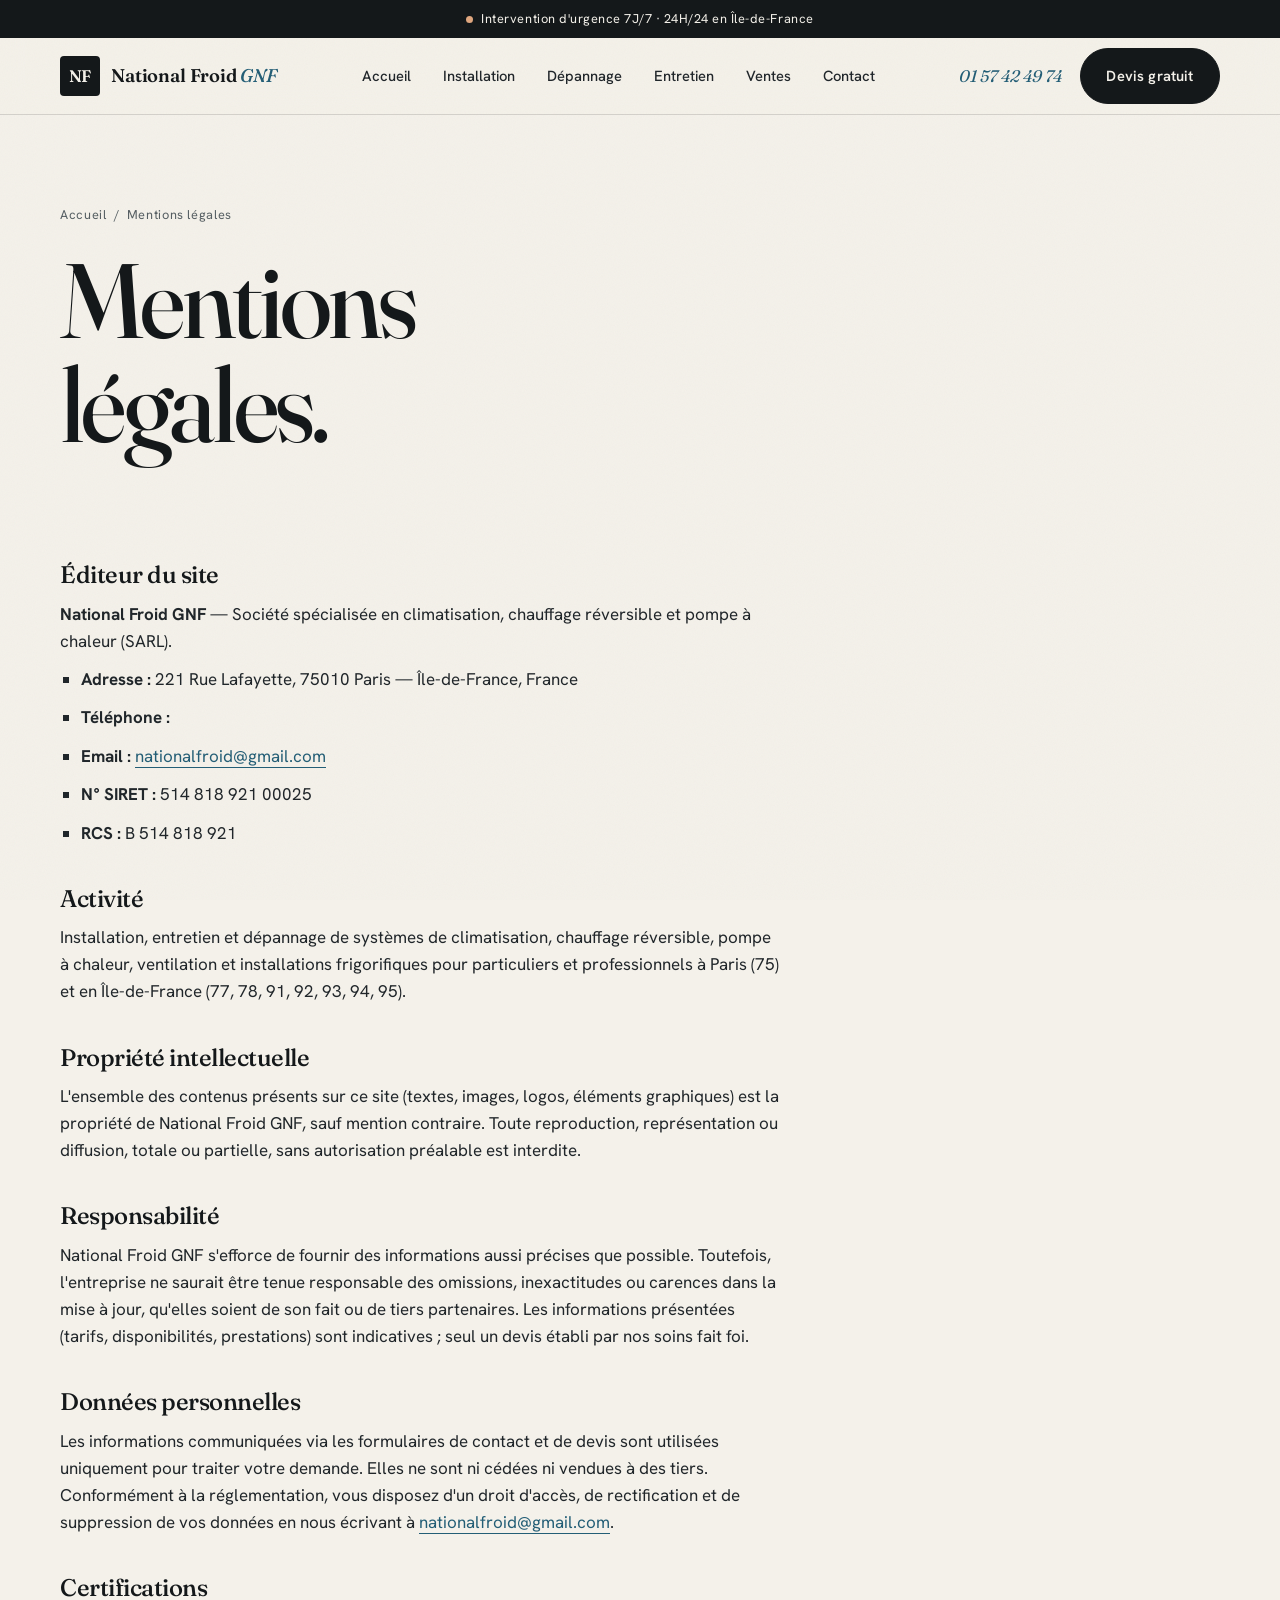
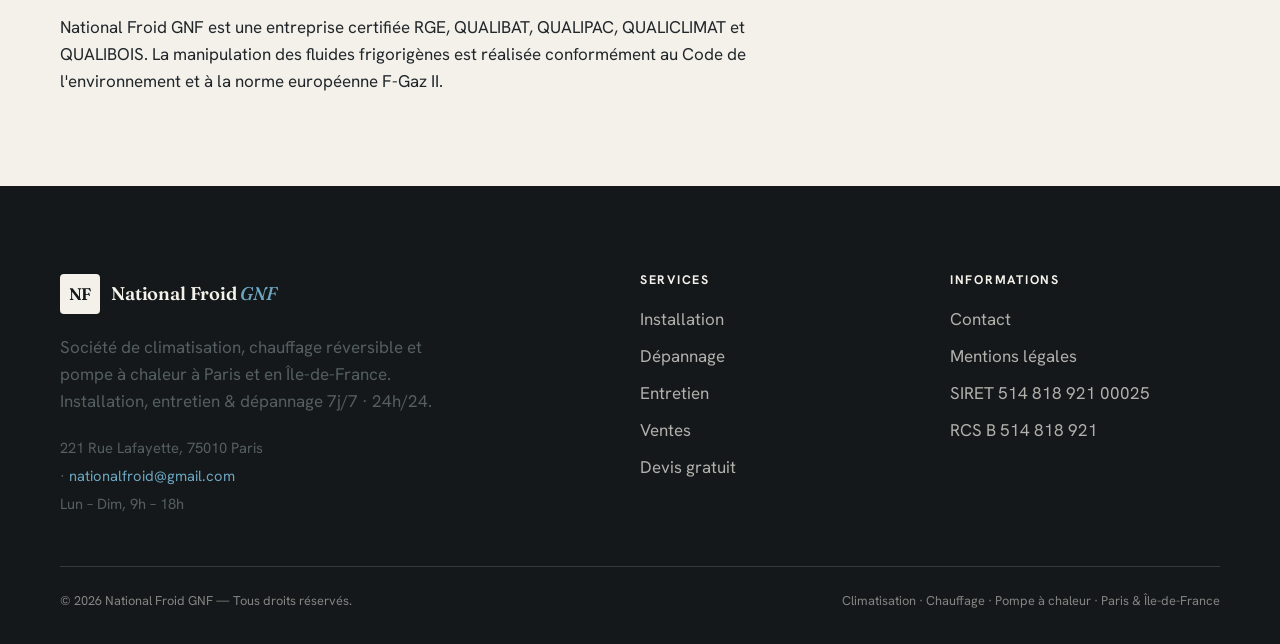
<file: mentions-legales.html>
<!DOCTYPE html>
<html lang="fr">
<head>
  <meta charset="UTF-8" />
  <meta name="viewport" content="width=device-width, initial-scale=1.0" />
  <title>Mentions légales — National Froid GNF</title>
  <meta name="description" content="Mentions légales de National Froid GNF, société de climatisation à Paris : raison sociale, SIRET, RCS, coordonnées et responsabilité." />
  <meta name="robots" content="noindex, follow" />
  <meta name="theme-color" content="#14181A" />
  <link rel="icon" type="image/svg+xml" href="images/favicon.svg" />
  <link rel="preconnect" href="https://fonts.googleapis.com" />
  <link rel="preconnect" href="https://fonts.gstatic.com" crossorigin />
  <link href="https://fonts.googleapis.com/css2?family=Fraunces:ital,opsz,wght@0,9..144,400;0,9..144,500;0,9..144,600;1,9..144,400;1,9..144,500&family=Hanken+Grotesk:wght@400;500;600;700;800&display=swap" rel="stylesheet" />
  <link rel="stylesheet" href="css/style.css" />
</head>
<body>

<a class="skip-link" href="#contenu">Aller au contenu</a>

  <!-- Navigation -->
  <header class="nav-bar">
    <div class="announce-bar">
      <div class="wrap">
        <span><span class="dot"></span>Intervention d'urgence 7J/7 · 24H/24 en Île-de-France</span>
      </div>
    </div>
    <div class="wrap nav-inner">
      <a class="brand" href="index.html" aria-label="National Froid GNF — accueil">
        <span class="brand-badge">NF</span>
        <span class="brand-word">National&nbsp;Froid <em>GNF</em></span>
      </a>
      <nav class="nav-links" aria-label="Navigation principale">
        <a href="index.html#accueil">Accueil</a>
        <a href="index.html#installation">Installation</a>
        <a href="index.html#depannage">Dépannage</a>
        <a href="index.html#entretien">Entretien</a>
        <a href="index.html#ventes">Ventes</a>
        <a href="index.html#contact">Contact</a>
      </nav>
      <div class="nav-end">
        <a class="phone-link" href="tel:0157424974">01 57 42 49 74</a>
        <a class="btn btn-solid" href="index.html#contact">Devis gratuit</a>
        <button class="nav-toggle" aria-label="Ouvrir le menu" aria-expanded="false"><span></span><span></span><span></span></button>
      </div>
    </div>
  </header>

  <main id="contenu">

  <section class="phead">
    <div class="wrap">
      <div class="crumb"><a href="index.html">Accueil</a> &nbsp;/&nbsp; Mentions légales</div>
      <h1 class="display">Mentions<br />légales.</h1>
    </div>
  </section>

  <section class="block-sm" style="padding-top:0;">
    <div class="wrap">
      <div class="prose reveal">
        <h2>Éditeur du site</h2>
        <p><strong>National Froid GNF</strong> — Société spécialisée en climatisation, chauffage réversible et pompe à chaleur (SARL).</p>
        <ul>
          <li><strong>Adresse :</strong> 221 Rue Lafayette, 75010 Paris — Île-de-France, France</li>
          <li><strong>Téléphone :</strong> </li>
          <li><strong>Email :</strong> <a href="mailto:nationalfroid@gmail.com">nationalfroid@gmail.com</a></li>
          <li><strong>N° SIRET :</strong> 514 818 921 00025</li>
          <li><strong>RCS :</strong> B 514 818 921</li>
        </ul>

        <h2>Activité</h2>
        <p>Installation, entretien et dépannage de systèmes de climatisation, chauffage réversible, pompe à chaleur, ventilation et installations frigorifiques pour particuliers et professionnels à Paris (75) et en Île-de-France (77, 78, 91, 92, 93, 94, 95).</p>

        <h2>Propriété intellectuelle</h2>
        <p>L'ensemble des contenus présents sur ce site (textes, images, logos, éléments graphiques) est la propriété de National Froid GNF, sauf mention contraire. Toute reproduction, représentation ou diffusion, totale ou partielle, sans autorisation préalable est interdite.</p>

        <h2>Responsabilité</h2>
        <p>National Froid GNF s'efforce de fournir des informations aussi précises que possible. Toutefois, l'entreprise ne saurait être tenue responsable des omissions, inexactitudes ou carences dans la mise à jour, qu'elles soient de son fait ou de tiers partenaires. Les informations présentées (tarifs, disponibilités, prestations) sont indicatives ; seul un devis établi par nos soins fait foi.</p>

        <h2>Données personnelles</h2>
        <p>Les informations communiquées via les formulaires de contact et de devis sont utilisées uniquement pour traiter votre demande. Elles ne sont ni cédées ni vendues à des tiers. Conformément à la réglementation, vous disposez d'un droit d'accès, de rectification et de suppression de vos données en nous écrivant à <a href="mailto:nationalfroid@gmail.com">nationalfroid@gmail.com</a>.</p>

        <h2>Certifications</h2>
        <p>National Froid GNF est une entreprise certifiée RGE, QUALIBAT, QUALIPAC, QUALICLIMAT et QUALIBOIS. La manipulation des fluides frigorigènes est réalisée conformément au Code de l'environnement et à la norme européenne F-Gaz II.</p>
      </div>
    </div>
  </section>

  </main>

  <footer class="foot"><div class="wrap">
    <div class="foot-top">
      <div>
        <a class="brand" href="index.html"><span class="brand-badge">NF</span><span class="brand-word">National&nbsp;Froid <em>GNF</em></span></a>
        <p class="blurb">Société de climatisation, chauffage réversible et pompe à chaleur à Paris et en Île-de-France. Installation, entretien &amp; dépannage 7j/7 · 24h/24.</p>
        <p class="coords">221 Rue Lafayette, 75010 Paris<br /> · <a href="mailto:nationalfroid@gmail.com">nationalfroid@gmail.com</a><br />Lun – Dim, 9h – 18h</p>
      </div>
      <div><h4>Services</h4><ul><li><a href="index.html#installation">Installation</a></li><li><a href="index.html#depannage">Dépannage</a></li><li><a href="index.html#entretien">Entretien</a></li><li><a href="index.html#ventes">Ventes</a></li><li><a href="index.html#contact">Devis gratuit</a></li></ul></div>
      <div><h4>Informations</h4><ul><li><a href="index.html#contact">Contact</a></li><li><a href="mentions-legales.html">Mentions légales</a></li><li>SIRET 514 818 921 00025</li><li>RCS B 514 818 921</li></ul></div>
    </div>
    <div class="foot-bottom"><span>© <span data-year>2026</span> National Froid GNF — Tous droits réservés.</span><span>Climatisation · Chauffage · Pompe à chaleur · Paris &amp; Île-de-France</span></div>
  </div></footer>

  <script src="js/main.js"></script>
</body>
</html>
</file>
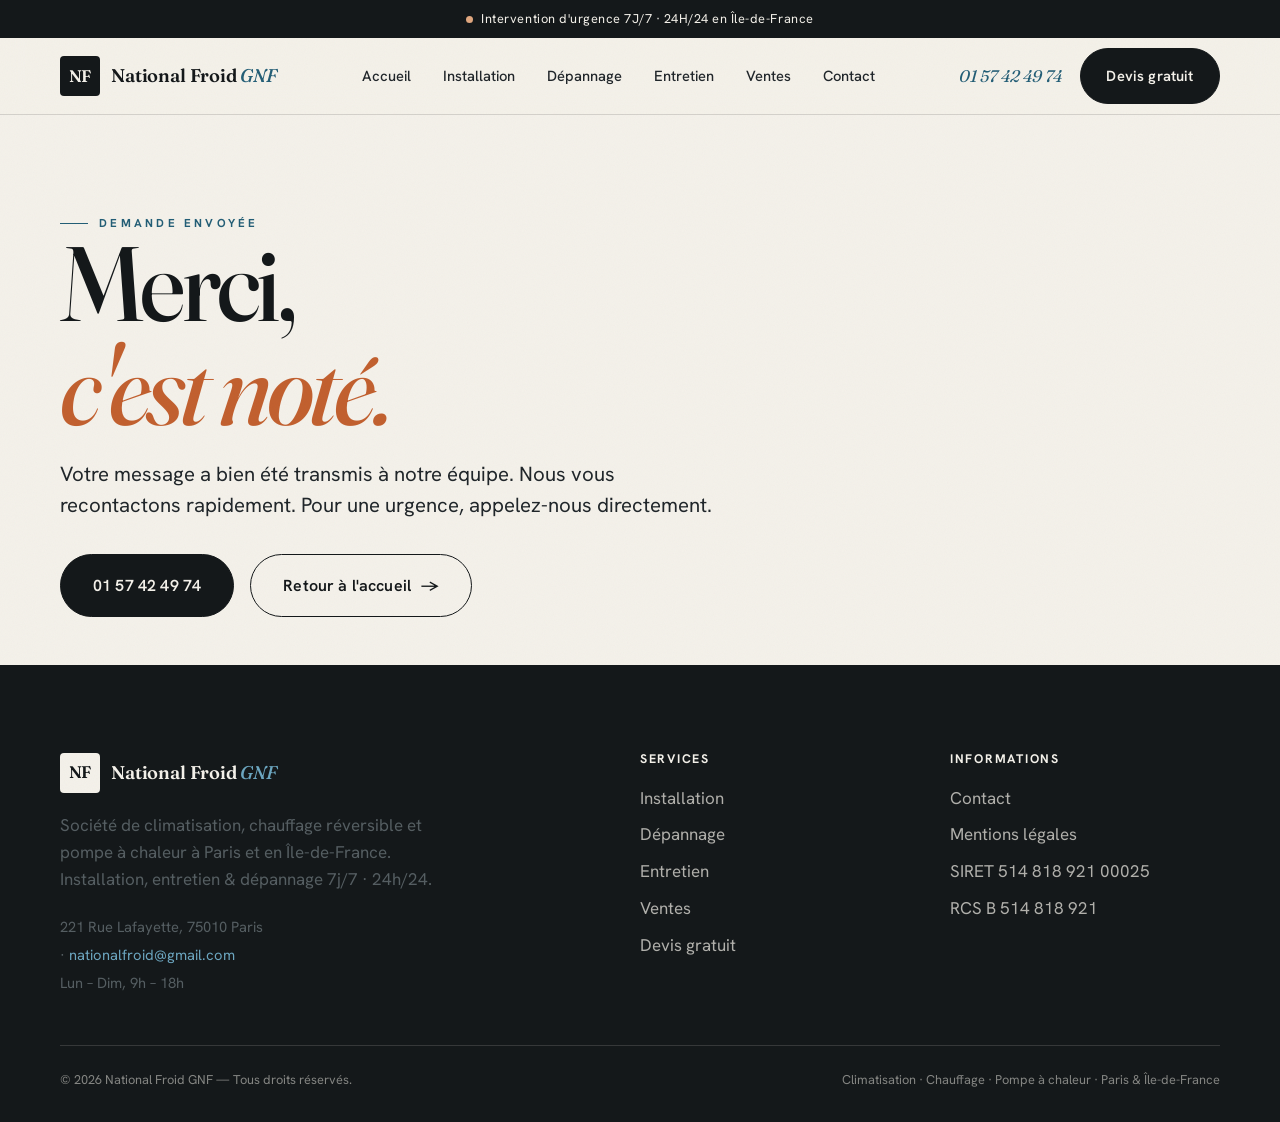
<file: merci.html>
<!DOCTYPE html>
<html lang="fr">
<head>
  <meta charset="UTF-8" />
  <meta name="viewport" content="width=device-width, initial-scale=1.0" />
  <title>Merci — National Froid GNF</title>
  <meta name="description" content="Votre demande a bien été envoyée à National Froid GNF. Nous vous recontactons rapidement." />
  <meta name="robots" content="noindex, follow" />
  <meta name="theme-color" content="#14181A" />
  <link rel="icon" type="image/svg+xml" href="images/favicon.svg" />
  <link rel="preconnect" href="https://fonts.googleapis.com" />
  <link rel="preconnect" href="https://fonts.gstatic.com" crossorigin />
  <link href="https://fonts.googleapis.com/css2?family=Fraunces:ital,opsz,wght@0,9..144,400;0,9..144,500;0,9..144,600;1,9..144,400;1,9..144,500&family=Hanken+Grotesk:wght@400;500;600;700;800&display=swap" rel="stylesheet" />
  <link rel="stylesheet" href="css/style.css" />
</head>
<body>

<a class="skip-link" href="#contenu">Aller au contenu</a>

  <!-- Navigation -->
  <header class="nav-bar">
    <div class="announce-bar">
      <div class="wrap">
        <span><span class="dot"></span>Intervention d'urgence 7J/7 · 24H/24 en Île-de-France</span>
      </div>
    </div>
    <div class="wrap nav-inner">
      <a class="brand" href="index.html" aria-label="National Froid GNF — accueil">
        <span class="brand-badge">NF</span>
        <span class="brand-word">National&nbsp;Froid <em>GNF</em></span>
      </a>
      <nav class="nav-links" aria-label="Navigation principale">
        <a href="index.html#accueil">Accueil</a>
        <a href="index.html#installation">Installation</a>
        <a href="index.html#depannage">Dépannage</a>
        <a href="index.html#entretien">Entretien</a>
        <a href="index.html#ventes">Ventes</a>
        <a href="index.html#contact">Contact</a>
      </nav>
      <div class="nav-end">
        <a class="phone-link" href="tel:0157424974">01 57 42 49 74</a>
        <a class="btn btn-solid" href="index.html#contact">Devis gratuit</a>
        <button class="nav-toggle" aria-label="Ouvrir le menu" aria-expanded="false"><span></span><span></span><span></span></button>
      </div>
    </div>
  </header>

  <main id="contenu">

  <section class="phead">
    <div class="wrap">
      <span class="kicker">Demande envoyée</span>
      <h1 class="display">Merci,<br /><em class="accent">c'est noté.</em></h1>
      <p class="lead tight" style="margin-top:1.2rem;">Votre message a bien été transmis à notre équipe. Nous vous recontactons rapidement. Pour une urgence, appelez-nous directement.</p>
      <div class="cta-row" style="display:flex;gap:1rem;flex-wrap:wrap;margin-top:2rem;">
        <a class="btn btn-solid btn-lg" href="tel:0157424974">01 57 42 49 74</a>
        <a class="btn btn-lg" href="index.html">Retour à l'accueil <span class="arr">→</span></a>
      </div>
    </div>
  </section>

  </main>

  <footer class="foot"><div class="wrap">
    <div class="foot-top">
      <div>
        <a class="brand" href="index.html"><span class="brand-badge">NF</span><span class="brand-word">National&nbsp;Froid <em>GNF</em></span></a>
        <p class="blurb">Société de climatisation, chauffage réversible et pompe à chaleur à Paris et en Île-de-France. Installation, entretien &amp; dépannage 7j/7 · 24h/24.</p>
        <p class="coords">221 Rue Lafayette, 75010 Paris<br /> · <a href="mailto:nationalfroid@gmail.com">nationalfroid@gmail.com</a><br />Lun – Dim, 9h – 18h</p>
      </div>
      <div><h4>Services</h4><ul><li><a href="index.html#installation">Installation</a></li><li><a href="index.html#depannage">Dépannage</a></li><li><a href="index.html#entretien">Entretien</a></li><li><a href="index.html#ventes">Ventes</a></li><li><a href="index.html#contact">Devis gratuit</a></li></ul></div>
      <div><h4>Informations</h4><ul><li><a href="index.html#contact">Contact</a></li><li><a href="mentions-legales.html">Mentions légales</a></li><li>SIRET 514 818 921 00025</li><li>RCS B 514 818 921</li></ul></div>
    </div>
    <div class="foot-bottom"><span>© <span data-year>2026</span> National Froid GNF — Tous droits réservés.</span><span>Climatisation · Chauffage · Pompe à chaleur · Paris &amp; Île-de-France</span></div>
  </div></footer>

  <script src="js/main.js"></script>
</body>
</html>
</file>
<file: css/style.css>
/* ============================================================
   National Froid GNF — Design system « Éditorial Parisien »
   Direction : froid & chaud · papier crème · encre profonde
   Typo : Fraunces (display) × Hanken Grotesk (texte)
   ============================================================ */

/* ---------- Tokens ---------- */
:root {
  /* Couleurs */
  --paper:       #F4F1EA;   /* fond bone / papier chaud */
  --paper-2:     #EBE6D9;   /* panneau légèrement plus profond */
  --paper-3:     #E2DCCB;
  --ink:         #14181A;   /* presque noir, nuance froide */
  --ink-2:       #20262A;
  --ink-soft:    #555E62;   /* texte secondaire */
  --frost:       #235E76;   /* bleu glacier profond (froid) */
  --frost-bright:#6CA6C0;
  --ember:       #C2602F;   /* terracotta (chaud) */
  --ember-soft:  #E0A77F;
  --line:        rgba(20,24,26,.14);
  --line-soft:   rgba(20,24,26,.08);

  /* Typo */
  --display: 'Fraunces', Georgia, 'Times New Roman', serif;
  --sans: 'Hanken Grotesk', -apple-system, BlinkMacSystemFont, sans-serif;

  /* Mesures */
  --wrap: 1240px;
  --gut: clamp(1.25rem, 4vw, 2.5rem);
  --block: clamp(4.5rem, 11vw, 9rem);
  --radius: 4px;

  --shadow-soft: 0 1px 2px rgba(20,24,26,.05), 0 18px 40px -24px rgba(20,24,26,.35);
  --shadow-img: 0 30px 60px -30px rgba(20,24,26,.5);
}

/* ---------- Reset ---------- */
*, *::before, *::after { box-sizing: border-box; margin: 0; padding: 0; }
html { scroll-behavior: smooth; -webkit-text-size-adjust: 100%; }
body {
  font-family: var(--sans);
  background: var(--paper);
  color: var(--ink);
  line-height: 1.6;
  font-size: 17px;
  font-weight: 400;
  -webkit-font-smoothing: antialiased;
  text-rendering: optimizeLegibility;
  overflow-x: hidden;
}
img { display: block; max-width: 100%; }
a { color: inherit; text-decoration: none; }
ul { list-style: none; }
button { font: inherit; cursor: pointer; }

/* Lien d'évitement (accessibilité clavier) */
.skip-link {
  position: absolute; left: -9999px; top: 0; z-index: 300;
  background: var(--ink); color: var(--paper);
  padding: .8rem 1.4rem; font-weight: 600; border-radius: 0 0 var(--radius) 0;
}
.skip-link:focus { left: 0; }

/* Grain global subtil */
body::before {
  content: "";
  position: fixed; inset: 0; z-index: 9999; pointer-events: none;
  opacity: .04; mix-blend-mode: multiply;
  background-image: url("data:image/svg+xml,%3Csvg xmlns='http://www.w3.org/2000/svg' width='160' height='160'%3E%3Cfilter id='n'%3E%3CfeTurbulence type='fractalNoise' baseFrequency='0.9' numOctaves='3' stitchTiles='stitch'/%3E%3C/filter%3E%3Crect width='100%25' height='100%25' filter='url(%23n)'/%3E%3C/svg%3E");
}

/* ---------- Typographie ---------- */
h1, h2, h3, h4 {
  font-family: var(--display);
  font-weight: 500;
  line-height: 1.02;
  letter-spacing: -.02em;
  color: var(--ink);
  font-optical-sizing: auto;
}
.display {
  font-size: clamp(2.7rem, 8.5vw, 6.6rem);
  font-weight: 460;
  line-height: .98;
  letter-spacing: -.035em;
}
h1 { font-size: clamp(2.4rem, 6.5vw, 5rem); }
h2 { font-size: clamp(1.9rem, 4.5vw, 3.4rem); }
h3 { font-size: clamp(1.25rem, 2.2vw, 1.6rem); }
.serif-italic { font-family: var(--display); font-style: italic; font-weight: 400; }
em.accent { font-style: italic; color: var(--ember); font-family: var(--display); }

p { color: var(--ink-soft); }
.lead { font-size: clamp(1.05rem, 1.6vw, 1.3rem); color: var(--ink-2); line-height: 1.55; }

/* Étiquette éditoriale (eyebrow) */
.kicker {
  font-family: var(--sans);
  font-size: .72rem;
  font-weight: 700;
  letter-spacing: .28em;
  text-transform: uppercase;
  color: var(--frost);
  display: inline-flex;
  align-items: center;
  gap: .7rem;
}
.kicker::before {
  content: "";
  width: 28px; height: 1px; background: var(--frost); display: inline-block;
}
.kicker.on-dark { color: var(--ember-soft); }
.kicker.on-dark::before { background: var(--ember-soft); }
.index-num {
  font-family: var(--display);
  font-style: italic;
  font-size: .95rem;
  color: var(--ember);
}

/* ---------- Layout ---------- */
.wrap { width: 100%; max-width: var(--wrap); margin: 0 auto; padding-inline: var(--gut); }
.block { padding-block: var(--block); }
.block-sm { padding-block: clamp(3rem, 7vw, 5rem); }
.tight { max-width: 60ch; }
.center { text-align: center; margin-inline: auto; }

.rule { height: 1px; background: var(--line); border: 0; }

/* ---------- Boutons ---------- */
.btn {
  display: inline-flex; align-items: center; gap: .6rem;
  padding: .95rem 1.6rem;
  font-size: .92rem; font-weight: 600; letter-spacing: .01em;
  border-radius: 999px;
  border: 1px solid var(--ink);
  background: transparent; color: var(--ink);
  transition: transform .35s cubic-bezier(.2,.8,.2,1), background .25s, color .25s, border-color .25s;
  position: relative;
}
.btn .arr { transition: transform .35s cubic-bezier(.2,.8,.2,1); }
.btn:hover .arr { transform: translateX(4px); }
.btn:hover { transform: translateY(-2px); }
.btn-solid { background: var(--ink); color: var(--paper); border-color: var(--ink); }
.btn-solid:hover { background: var(--frost); border-color: var(--frost); }
.btn-ember { background: var(--ember); border-color: var(--ember); color: #fff; }
.btn-ember:hover { background: #a94f25; border-color: #a94f25; }
.btn-ghost { border-color: rgba(244,241,234,.4); color: var(--paper); }
.btn-ghost:hover { background: var(--paper); color: var(--ink); border-color: var(--paper); }
.btn-lg { padding: 1.1rem 2rem; font-size: 1rem; }
.link-underline {
  font-weight: 600; color: var(--ink);
  display: inline-flex; align-items: center; gap: .5rem;
  border-bottom: 1px solid var(--ink); padding-bottom: 3px;
  transition: gap .3s, color .25s, border-color .25s;
}
.link-underline:hover { gap: .9rem; color: var(--frost); border-color: var(--frost); }

/* ---------- Annonce / topbar ---------- */
.announce-bar {
  background: var(--ink); color: var(--paper);
  font-size: .8rem; letter-spacing: .04em;
}
.announce-bar .wrap {
  display: flex; align-items: center; justify-content: center; gap: 1.5rem;
  padding-block: .55rem; flex-wrap: wrap; text-align: center;
}
.announce-bar .dot {
  width: 7px; height: 7px; border-radius: 50%; background: var(--ember-soft);
  display: inline-block; margin-right: .5rem; animation: blink 1.8s infinite;
}
.announce-bar a { color: var(--paper); font-weight: 700; }
@keyframes blink { 0%,100%{opacity:1} 50%{opacity:.25} }

/* ---------- Navigation ---------- */
.nav-bar {
  position: sticky; top: 0; z-index: 200;
  background: color-mix(in srgb, var(--paper) 82%, transparent);
  backdrop-filter: blur(14px);
  border-bottom: 1px solid var(--line);
}
.nav-inner { display: flex; align-items: center; justify-content: space-between; height: 76px; }
.brand { display: inline-flex; align-items: center; gap: .7rem; }
.brand-badge {
  width: 40px; height: 40px; display: grid; place-items: center;
  background: var(--ink); color: var(--paper);
  font-family: var(--display); font-weight: 600; font-size: 1.05rem;
  letter-spacing: -.02em; border-radius: var(--radius);
}
.brand-word { font-family: var(--display); font-weight: 600; font-size: 1.15rem; letter-spacing: -.01em; line-height: 1; }
.brand-word em { font-style: italic; color: var(--frost); font-weight: 500; }

.nav-links { display: flex; align-items: center; gap: 2rem; }
.nav-links a {
  font-size: .92rem; font-weight: 500; color: var(--ink-2);
  position: relative; padding-block: .3rem;
  transition: color .25s;
}
.nav-links a::after {
  content: ""; position: absolute; left: 0; bottom: 0; height: 1px; width: 0;
  background: var(--ink); transition: width .3s cubic-bezier(.2,.8,.2,1);
}
.nav-links a:hover, .nav-links a[aria-current="page"] { color: var(--ink); }
.nav-links a:hover::after, .nav-links a[aria-current="page"]::after { width: 100%; }

.nav-end { display: flex; align-items: center; gap: 1.1rem; }
.phone-link { font-family: var(--display); font-style: italic; font-size: 1.05rem; color: var(--frost); }
.phone-link:hover { color: var(--ember); }

.nav-toggle { display: none; flex-direction: column; gap: 5px; background: none; border: 0; padding: .4rem; }
.nav-toggle span { width: 26px; height: 2px; background: var(--ink); transition: transform .3s, opacity .3s; }
.nav-toggle.open span:nth-child(1) { transform: translateY(7px) rotate(45deg); }
.nav-toggle.open span:nth-child(2) { opacity: 0; }
.nav-toggle.open span:nth-child(3) { transform: translateY(-7px) rotate(-45deg); }

/* ---------- HERO ---------- */
.hero { position: relative; padding-top: clamp(2.5rem, 6vw, 5rem); padding-bottom: clamp(2.5rem, 6vw, 5rem); }
.hero-grid {
  display: grid; grid-template-columns: 1.15fr .85fr; gap: clamp(1.5rem, 4vw, 3.5rem);
  align-items: end;
}
.hero-lead-col { align-self: center; }
.hero .display { margin: 1.2rem 0 1.5rem; }
.hero .display .ln { display: block; overflow: hidden; }
.hero .display .ln > span { display: block; animation: rise 1s cubic-bezier(.2,.8,.2,1) both; }
.hero .display .ln:nth-child(2) > span { animation-delay: .08s; }
.hero .display .ln:nth-child(3) > span { animation-delay: .16s; }
@keyframes rise { from { transform: translateY(110%); } to { transform: translateY(0); } }
.hero .lead { max-width: 46ch; }
.hero-cta { display: flex; flex-wrap: wrap; gap: .9rem; margin-top: 2rem; }
.hero-meta { display: flex; gap: 2.5rem; margin-top: 2.75rem; padding-top: 1.5rem; border-top: 1px solid var(--line); flex-wrap: wrap; }
.hero-meta .m-num { font-family: var(--display); font-size: 1.9rem; font-weight: 500; line-height: 1; }
.hero-meta .m-lab { font-size: .78rem; color: var(--ink-soft); letter-spacing: .04em; margin-top: .35rem; }

/* Cadre image hero */
.hero-figure { position: relative; }
.hero-figure .media { aspect-ratio: 3/4; }
.hero-figure .tag {
  position: absolute; left: -1px; bottom: 24px;
  background: var(--paper); color: var(--ink);
  padding: .7rem 1.1rem; font-size: .78rem; font-weight: 600; letter-spacing: .06em;
  text-transform: uppercase; box-shadow: var(--shadow-soft);
  display: flex; align-items: center; gap: .6rem;
}
.hero-figure .tag .sun { color: var(--ember); }
.hero-figure .tag .snow { color: var(--frost); }
.hero-vertical {
  position: absolute; top: 0; right: -2.4rem;
  writing-mode: vertical-rl; text-orientation: mixed;
  font-size: .72rem; letter-spacing: .3em; text-transform: uppercase; color: var(--ink-soft);
}

/* ---------- Média (image + fallback dégradé) ---------- */
.media {
  position: relative; overflow: hidden; border-radius: var(--radius);
  background: linear-gradient(135deg, var(--frost) 0%, var(--ink) 55%, var(--ember) 120%);
  box-shadow: var(--shadow-img);
}
.media::after { /* voile froid subtil */
  content: ""; position: absolute; inset: 0;
  background: linear-gradient(180deg, transparent 55%, rgba(20,24,26,.28));
  pointer-events: none;
}
.media img {
  width: 100%; height: 100%; object-fit: cover;
  transition: transform 1.2s cubic-bezier(.2,.8,.2,1);
}
.media.hoverable:hover img { transform: scale(1.05); }

/* ---------- Sections sombres ---------- */
.dark { background: var(--ink); color: var(--paper); }
.dark h1, .dark h2, .dark h3 { color: var(--paper); }
.dark p { color: rgba(244,241,234,.7); }
.dark .rule { background: rgba(244,241,234,.16); }

/* ---------- Section header ---------- */
.sec-head { display: grid; grid-template-columns: 1fr 1fr; gap: 2rem; align-items: end; margin-bottom: clamp(2.5rem,5vw,4rem); }
.sec-head .h-right { color: var(--ink-soft); align-self: end; }
.sec-head h2 { margin-top: 1rem; }
.sec-head.solo { display: block; max-width: 40ch; }

/* ---------- Services (liste éditoriale) ---------- */
.svc { border-top: 1px solid var(--line); }
.svc-row {
  display: grid; grid-template-columns: 4rem 1.1fr 1.4fr auto; gap: 2rem; align-items: center;
  padding-block: 2.2rem; border-bottom: 1px solid var(--line);
  transition: padding-left .4s cubic-bezier(.2,.8,.2,1), background .3s;
}
.svc-row:hover { padding-left: 1rem; background: var(--paper-2); }
.svc-row .n { font-family: var(--display); font-style: italic; color: var(--ember); font-size: 1.1rem; }
.svc-row h3 { letter-spacing: -.02em; }
.svc-row p { margin: 0; }
.svc-row .go {
  width: 48px; height: 48px; border-radius: 50%; border: 1px solid var(--ink);
  display: grid; place-items: center; transition: background .3s, color .3s, transform .3s;
  flex: none;
}
.svc-row:hover .go { background: var(--ink); color: var(--paper); transform: rotate(-45deg); }

/* ---------- Cards (grille) ---------- */
.cards { display: grid; gap: 1.5rem; }
.cols-3 { grid-template-columns: repeat(3, 1fr); }
.cols-2 { grid-template-columns: repeat(2, 1fr); }
.cols-4 { grid-template-columns: repeat(4, 1fr); }

.card {
  background: var(--paper); border: 1px solid var(--line);
  border-radius: var(--radius); padding: 2rem;
  transition: transform .4s cubic-bezier(.2,.8,.2,1), box-shadow .4s, border-color .3s;
}
.card:hover { transform: translateY(-5px); box-shadow: var(--shadow-soft); border-color: var(--ink); }
.card .c-ico {
  font-size: 1.5rem; width: 52px; height: 52px; border-radius: 50%;
  display: grid; place-items: center; background: var(--paper-2); margin-bottom: 1.2rem;
}
.card h3 { margin-bottom: .6rem; }
.card p { font-size: .98rem; }

/* card avec image */
.card-media { padding: 0; overflow: hidden; }
.card-media .media { border-radius: 0; aspect-ratio: 4/3; box-shadow: none; }
.card-media .c-body { padding: 1.6rem 1.7rem 1.9rem; }
.card-media .c-body h3 { margin-bottom: .5rem; }

/* ---------- Split (feature) ---------- */
.split { display: grid; grid-template-columns: 1fr 1fr; gap: clamp(2rem,5vw,4.5rem); align-items: center; }
.split.flip .split-media { order: -1; }
.split-media .media { aspect-ratio: 4/5; }
.split-body .lead { margin: 1.2rem 0 1.8rem; }

/* ---------- Checklist ---------- */
.checks { display: grid; gap: .9rem; }
.checks li { display: flex; gap: .85rem; align-items: flex-start; color: var(--ink-2); }
.checks .tick {
  flex: none; margin-top: .15rem; width: 22px; height: 22px; border-radius: 50%;
  background: var(--frost); color: #fff; display: grid; place-items: center; font-size: .7rem;
}
.dark .checks li { color: rgba(244,241,234,.85); }

/* ---------- Bandeau duo froid/chaud ---------- */
.duo { display: grid; grid-template-columns: 1fr 1fr; border: 1px solid var(--line); border-radius: var(--radius); overflow: hidden; }
.duo > div { padding: clamp(2rem,4vw,3rem); }
.duo .cold { background: linear-gradient(160deg, #eaf1f4, var(--paper)); }
.duo .hot { background: linear-gradient(160deg, #f6eae3, var(--paper)); border-left: 1px solid var(--line); }
.duo .big { font-family: var(--display); font-size: 3rem; line-height: 1; }
.duo .cold .big { color: var(--frost); }
.duo .hot .big { color: var(--ember); }

/* ---------- Marques ---------- */
.brands { display: flex; flex-wrap: wrap; gap: 1px; background: var(--line); border: 1px solid var(--line); border-radius: var(--radius); overflow: hidden; }
.brands span {
  flex: 1 1 auto; min-width: 140px; text-align: center; background: var(--paper);
  padding: 1.6rem 1rem; font-family: var(--display); font-size: 1.4rem; letter-spacing: -.01em;
  transition: background .3s, color .3s;
}
.brands span:hover { background: var(--frost); color: #fff; }

/* ---------- Chips certifs ---------- */
.chips { display: flex; flex-wrap: wrap; gap: .6rem; }
.chip {
  border: 1px solid var(--line); border-radius: 999px; padding: .55rem 1.2rem;
  font-size: .85rem; font-weight: 600; letter-spacing: .03em;
}
.dark .chip { border-color: rgba(244,241,234,.25); }

/* ---------- Zones ---------- */
.zones { display: grid; grid-template-columns: repeat(4,1fr); gap: 1px; background: var(--line); border: 1px solid var(--line); }
.zone { background: var(--paper); padding: 1.6rem 1.2rem; transition: background .3s, color .3s; }
.zone:hover { background: var(--frost); color: #fff; }
.zone .z-n { font-family: var(--display); font-size: 2rem; line-height: 1; color: var(--ember); }
.zone .z-l { font-size: .85rem; color: var(--ink-soft); margin-top: .35rem; }
.zone:hover .z-l { color: rgba(255,255,255,.8); }

/* ---------- CTA band ---------- */
.cta {
  position: relative; overflow: hidden; border-radius: var(--radius);
  background: var(--ink); color: var(--paper); padding: clamp(2.5rem,6vw,5rem);
  text-align: center;
}
.cta::before {
  content: "❄"; position: absolute; font-size: 22rem; opacity: .05;
  right: -2rem; top: -4rem; line-height: 1; color: var(--frost-bright);
}
.cta h2 { color: var(--paper); position: relative; }
.cta p { color: rgba(244,241,234,.75); max-width: 52ch; margin: 1rem auto 2rem; position: relative; }
.cta .cta-row { display: flex; gap: 1rem; justify-content: center; flex-wrap: wrap; position: relative; }

/* ---------- Avis clients / témoignages ---------- */
.reviews-head {
  display: grid; grid-template-columns: 1fr auto; gap: 2rem 3rem;
  align-items: end; margin-bottom: clamp(2.5rem,5vw,4rem);
}
.reviews-head h2 { margin-top: 1rem; }
.grating { display: flex; align-items: center; gap: 1.1rem; align-self: end; }
.grating .g-score {
  font-family: var(--display); font-weight: 500; font-size: clamp(2.6rem, 5vw, 3.4rem);
  line-height: 1; letter-spacing: -.03em;
}
.grating .g-meta {
  font-size: .82rem; color: var(--ink-soft); margin-top: .4rem;
  display: flex; align-items: center; gap: .4rem; letter-spacing: .01em;
}
.g-logo { flex: none; display: inline-block; vertical-align: middle; }

/* Barre d'étoiles (note partielle) */
.stars-vis {
  --rating: 5; position: relative; display: inline-block;
  font-size: 1.15rem; line-height: 1; letter-spacing: .14em; white-space: nowrap;
}
.stars-vis::before { content: "★★★★★"; color: rgba(20,24,26,.16); }
.stars-vis::after {
  content: "★★★★★"; color: var(--ember);
  position: absolute; left: 0; top: 0; overflow: hidden;
  width: calc(var(--rating) / 5 * 100%);
}

/* Carte témoignage */
.review { display: flex; flex-direction: column; }
.review .r-stars {
  color: var(--ember); font-size: 1rem; letter-spacing: .14em; margin-bottom: 1.1rem;
}
.review .r-text { color: var(--ink-2); font-size: 1rem; line-height: 1.62; flex: 1; }
.review .r-text q { quotes: "\201C" "\201D"; font-style: normal; }
.review .r-foot {
  display: flex; align-items: center; gap: .85rem;
  margin-top: 1.7rem; padding-top: 1.4rem; border-top: 1px solid var(--line);
}
.review .r-avatar {
  flex: none; width: 46px; height: 46px; border-radius: 50%;
  display: grid; place-items: center; background: var(--paper-2);
  font-family: var(--display); font-weight: 600; font-size: 1.05rem; color: var(--frost);
}
.review .r-id { display: flex; flex-direction: column; gap: .15rem; }
.review .r-name { font-weight: 600; color: var(--ink); font-size: .95rem; letter-spacing: -.01em; }
.review .r-verified {
  display: inline-flex; align-items: center; gap: .35rem;
  font-size: .76rem; color: var(--ink-soft); letter-spacing: .01em;
}
@media (max-width: 860px) {
  .reviews-head { grid-template-columns: 1fr; justify-items: center; }
  .grating { justify-self: center; }
  .review { text-align: left; }
  .review .r-stars { text-align: center; }
}

/* ---------- Page hero (pages internes) ---------- */
.phead { padding-block: clamp(3rem,7vw,6rem) clamp(2rem,4vw,3rem); }
.crumb { font-size: .8rem; letter-spacing: .05em; color: var(--ink-soft); margin-bottom: 1.5rem; }
.crumb a:hover { color: var(--ink); }
.phead .display { margin-bottom: 1.2rem; }

/* ---------- Formulaire ---------- */
.form {
  background: var(--paper); border: 1px solid var(--line); border-radius: var(--radius);
  padding: clamp(1.75rem, 4vw, 2.75rem); box-shadow: var(--shadow-soft);
}
.field { margin-bottom: 1.25rem; }
.field label { display: block; font-size: .82rem; font-weight: 600; letter-spacing: .04em; text-transform: uppercase; color: var(--ink-2); margin-bottom: .5rem; }
.field input, .field select, .field textarea {
  width: 100%; padding: .9rem 1rem; font: inherit; font-size: 1rem; color: var(--ink);
  background: var(--paper-2); border: 1px solid transparent; border-bottom: 1px solid var(--line);
  border-radius: var(--radius); transition: border-color .25s, background .25s, box-shadow .25s;
}
.field input:focus, .field select:focus, .field textarea:focus {
  outline: none; background: #fff; border-color: var(--frost);
  box-shadow: 0 0 0 3px rgba(35,94,118,.14);
}
.field textarea { resize: vertical; min-height: 130px; }
.form-status { font-size: .88rem; color: var(--ink-soft); margin-top: 1rem; }

/* ---------- Infos contact ---------- */
.info { display: grid; gap: 1.5rem; }
.info li { display: flex; gap: 1rem; align-items: flex-start; }
.info .ico { flex: none; width: 44px; height: 44px; border-radius: 50%; background: var(--paper-2); display: grid; place-items: center; font-size: 1.1rem; }
.info .k { font-size: .78rem; text-transform: uppercase; letter-spacing: .05em; color: var(--ink-soft); }
.info .v { font-family: var(--display); font-size: 1.2rem; }
.map iframe { width: 100%; min-height: 380px; border: 0; border-radius: var(--radius); box-shadow: var(--shadow-soft); filter: grayscale(.2) contrast(1.02); }

/* ---------- Prose ---------- */
.prose { max-width: 72ch; }
.prose h2 { font-size: 1.5rem; margin: 2.5rem 0 .8rem; }
.prose p, .prose li { color: var(--ink-2); margin-bottom: .7rem; }
.prose ul { padding-left: 1.3rem; list-style: square; }
.prose a { color: var(--frost); border-bottom: 1px solid var(--frost); }

/* ---------- Footer ---------- */
.foot { background: var(--ink); color: rgba(244,241,234,.7); padding-block: clamp(3.5rem,7vw,5.5rem) 2rem; }
.foot-top { display: grid; grid-template-columns: 2fr 1fr 1fr; gap: 2.5rem; }
.foot .brand-badge { background: var(--paper); color: var(--ink); }
.foot .brand-word { color: var(--paper); }
.foot .brand-word em { color: var(--frost-bright); }
.foot h4 { font-family: var(--sans); font-size: .78rem; text-transform: uppercase; letter-spacing: .14em; color: var(--paper); margin-bottom: 1.2rem; font-weight: 700; }
.foot ul li { margin-bottom: .6rem; }
.foot a:hover { color: var(--paper); }
.foot .blurb { margin: 1.2rem 0; max-width: 38ch; }
.foot .coords { font-size: .92rem; line-height: 1.9; }
.foot .coords a { color: var(--frost-bright); }
.foot-bottom { margin-top: 3rem; padding-top: 1.5rem; border-top: 1px solid rgba(244,241,234,.15);
  display: flex; flex-wrap: wrap; justify-content: space-between; gap: .6rem; font-size: .8rem; color: rgba(244,241,234,.5); }

/* ---------- One-page : ancres & décalage sous la nav collante ---------- */
:root { --nav-h: 116px; } /* hauteur announce-bar + nav */
[id] { scroll-margin-top: calc(var(--nav-h) + 12px); }
@media (max-width: 860px) { :root { --nav-h: 96px; } }

/* Séparation douce entre les blocs de service */
.svc-detail + .svc-detail,
.svc-detail { position: relative; }

/* ---------- Cartes sur fond sombre (section Dépannage) ---------- */
.card.on-dark {
  background: rgba(244,241,234,.04);
  border-color: rgba(244,241,234,.16);
}
.card.on-dark h3 { color: var(--paper); }
.card.on-dark p { color: rgba(244,241,234,.68); }
.card.on-dark .c-ico { background: rgba(244,241,234,.08); }
.card.on-dark:hover { border-color: var(--ember-soft); box-shadow: none; }

/* ---------- Bandeau d'urgence (Dépannage) ---------- */
.urgent-band {
  margin-top: clamp(2.5rem, 5vw, 3.5rem);
  display: flex; align-items: center; justify-content: space-between;
  gap: 2rem; flex-wrap: wrap;
  padding: clamp(1.8rem, 4vw, 2.6rem);
  border: 1px solid rgba(244,241,234,.18); border-radius: var(--radius);
  background: linear-gradient(120deg, rgba(194,96,47,.16), rgba(244,241,234,.02));
}
.urgent-band > div { flex: 1 1 320px; }
.urgent-band h3 { max-width: 30ch; }
@media (max-width: 860px) {
  .urgent-band { justify-content: center; text-align: center; }
  .urgent-band > div { flex-basis: auto; }
}

/* ---------- Barre de progression de lecture ---------- */
.scroll-progress {
  position: fixed; top: 0; left: 0; right: 0; height: 3px; z-index: 250;
  background: transparent; pointer-events: none;
}
.scroll-progress span {
  display: block; height: 100%; width: 0;
  background: linear-gradient(90deg, var(--frost), var(--ember));
  transition: width .1s linear;
}

/* ---------- Bouton retour en haut ---------- */
.to-top {
  position: fixed; right: clamp(1rem, 3vw, 2rem); bottom: clamp(1rem, 3vw, 2rem);
  z-index: 180; width: 50px; height: 50px; border-radius: 50%;
  border: 1px solid var(--ink); background: var(--ink); color: var(--paper);
  font-size: 1.2rem; display: grid; place-items: center;
  opacity: 0; visibility: hidden; transform: translateY(12px);
  transition: opacity .35s, transform .35s, background .25s, border-color .25s;
  box-shadow: var(--shadow-soft);
}
.to-top.show { opacity: 1; visibility: visible; transform: none; }
.to-top:hover { background: var(--frost); border-color: var(--frost); }

/* ---------- Process / étapes ---------- */
.steps { display: grid; grid-template-columns: repeat(4, 1fr); gap: clamp(1.25rem, 2.5vw, 2rem); }
.step { position: relative; padding-top: 1.6rem; border-top: 2px solid var(--ink); }
.step .s-n {
  display: block; font-family: var(--display); font-style: italic;
  font-size: clamp(2rem, 3.5vw, 2.6rem); line-height: 1; color: var(--ember); margin-bottom: .9rem;
}
.step h3 { margin-bottom: .55rem; letter-spacing: -.02em; }
.step p { font-size: .96rem; }
@media (max-width: 860px) {
  .steps { grid-template-columns: 1fr; gap: 0; }
  .step { border-top: 1px solid var(--line); padding-block: 1.6rem; text-align: center; }
  .step:first-child { border-top: 2px solid var(--ink); }
}

/* ---------- FAQ (accordéon natif) ---------- */
.faq { border-top: 1px solid var(--line); }
.qa { border-bottom: 1px solid var(--line); }
.qa summary {
  list-style: none; cursor: pointer; display: flex; align-items: center;
  justify-content: space-between; gap: 1.5rem; padding: 1.5rem 0;
  font-family: var(--display); font-weight: 500; letter-spacing: -.01em;
  font-size: clamp(1.12rem, 2vw, 1.45rem); color: var(--ink);
  transition: color .25s;
}
.qa summary::-webkit-details-marker { display: none; }
.qa summary:hover { color: var(--frost); }
.qa[open] summary { color: var(--frost); }
.qa-ico { position: relative; flex: none; width: 22px; height: 22px; }
.qa-ico::before, .qa-ico::after {
  content: ""; position: absolute; background: currentColor;
  transition: transform .3s cubic-bezier(.2,.8,.2,1), opacity .3s;
}
.qa-ico::before { top: 50%; left: 0; width: 100%; height: 2px; transform: translateY(-50%); }
.qa-ico::after { left: 50%; top: 0; width: 2px; height: 100%; transform: translateX(-50%); }
.qa[open] .qa-ico::after { transform: translateX(-50%) scaleY(0); opacity: 0; }
.qa-body { padding: 0 0 1.6rem; max-width: 74ch; animation: faqIn .4s cubic-bezier(.2,.8,.2,1); }
.qa-body p { color: var(--ink-soft); }
@keyframes faqIn { from { opacity: 0; transform: translateY(-6px); } to { opacity: 1; transform: none; } }
@media (max-width: 860px) {
  .qa summary { text-align: left; }
}

/* ---------- Reveal ---------- */
.reveal { opacity: 0; transform: translateY(28px); transition: opacity .8s cubic-bezier(.2,.8,.2,1), transform .8s cubic-bezier(.2,.8,.2,1); }
.reveal.in { opacity: 1; transform: none; }
.reveal.d1 { transition-delay: .08s; } .reveal.d2 { transition-delay: .16s; } .reveal.d3 { transition-delay: .24s; }
@media (prefers-reduced-motion: reduce) {
  *, *::before, *::after { animation: none !important; transition: none !important; }
  .reveal { opacity: 1; transform: none; }
}

/* ---------- Responsive ---------- */
@media (max-width: 1024px) {
  .hero-grid { grid-template-columns: 1fr; }
  .hero-figure { max-width: 460px; }
  .hero-vertical { display: none; }
  .cols-4 { grid-template-columns: repeat(2,1fr); }
  .cols-3 { grid-template-columns: repeat(2,1fr); }
  .foot-top { grid-template-columns: 1fr 1fr; }
  .hero-cta { justify-content: center; }
  .hero-meta { justify-content: center; }
}
@media (max-width: 860px) {
  .nav-links {
    position: fixed; inset: 76px 0 auto; flex-direction: column; align-items: stretch; gap: 0;
    background: var(--paper); border-bottom: 1px solid var(--line); padding: .5rem var(--gut) 1.5rem;
    transform: translateY(-130%); transition: transform .4s cubic-bezier(.2,.8,.2,1); box-shadow: var(--shadow-soft);
  }
  .nav-links.open { transform: translateY(0); }
  .nav-links a { padding-block: .95rem; border-bottom: 1px solid var(--line); font-size: 1.1rem; }
  .nav-links a::after { display: none; }
  .nav-toggle { display: flex; }
  .nav-inner { height: auto; padding-block: .6rem; }
  .phone-link, .nav-end .btn { display: none; }
  .sec-head { grid-template-columns: 1fr; margin-bottom: clamp(2rem, 5vw, 3rem); }
  .sec-head > div { text-align: center; margin-inline: auto; }
  .sec-head h2 { text-align: center; }
  .split { grid-template-columns: 1fr; }
  .split.flip .split-media { order: 0; }
  .svc-row { grid-template-columns: 2.5rem 1fr; row-gap: .6rem; }
  .svc-row h3 { text-align: center; }
  .svc-row p { grid-column: 1 / -1; }
  .svc-row .go { display: none; }
  .cols-3 { grid-template-columns: 1fr; }
  .zones { grid-template-columns: repeat(2,1fr); }
  .duo { grid-template-columns: 1fr; }
  .duo .hot { border-left: 0; border-top: 1px solid var(--line); }

  /* Centrage des titres sur mobile */
  h1, h2, h3, .display { text-align: center; }
  .kicker { justify-content: center; }
  .lead { text-align: center; }
  .crumb { text-align: center; }
  .phead { text-align: center; }
  .sec-head { text-align: center; }
  .sec-head .h-right { text-align: center; }
  .split-body { text-align: center; }
  .split-body .lead { text-align: center; }
  .duo > div { text-align: center; }
  .card { text-align: center; }
  .card .c-ico { margin-inline: auto; }
  .checks { text-align: left; }
}
@media (max-width: 560px) {
  .cols-2, .cols-4 { grid-template-columns: 1fr; }
  .zones { grid-template-columns: repeat(2,1fr); }
  .foot-top { grid-template-columns: 1fr; }
  .hero-meta { gap: 1rem; flex-wrap: nowrap; justify-content: space-between; }
  .hero-meta .m-num { font-size: 1.5rem; }
  .hero-meta .m-lab { font-size: .7rem; }
}
</file>
